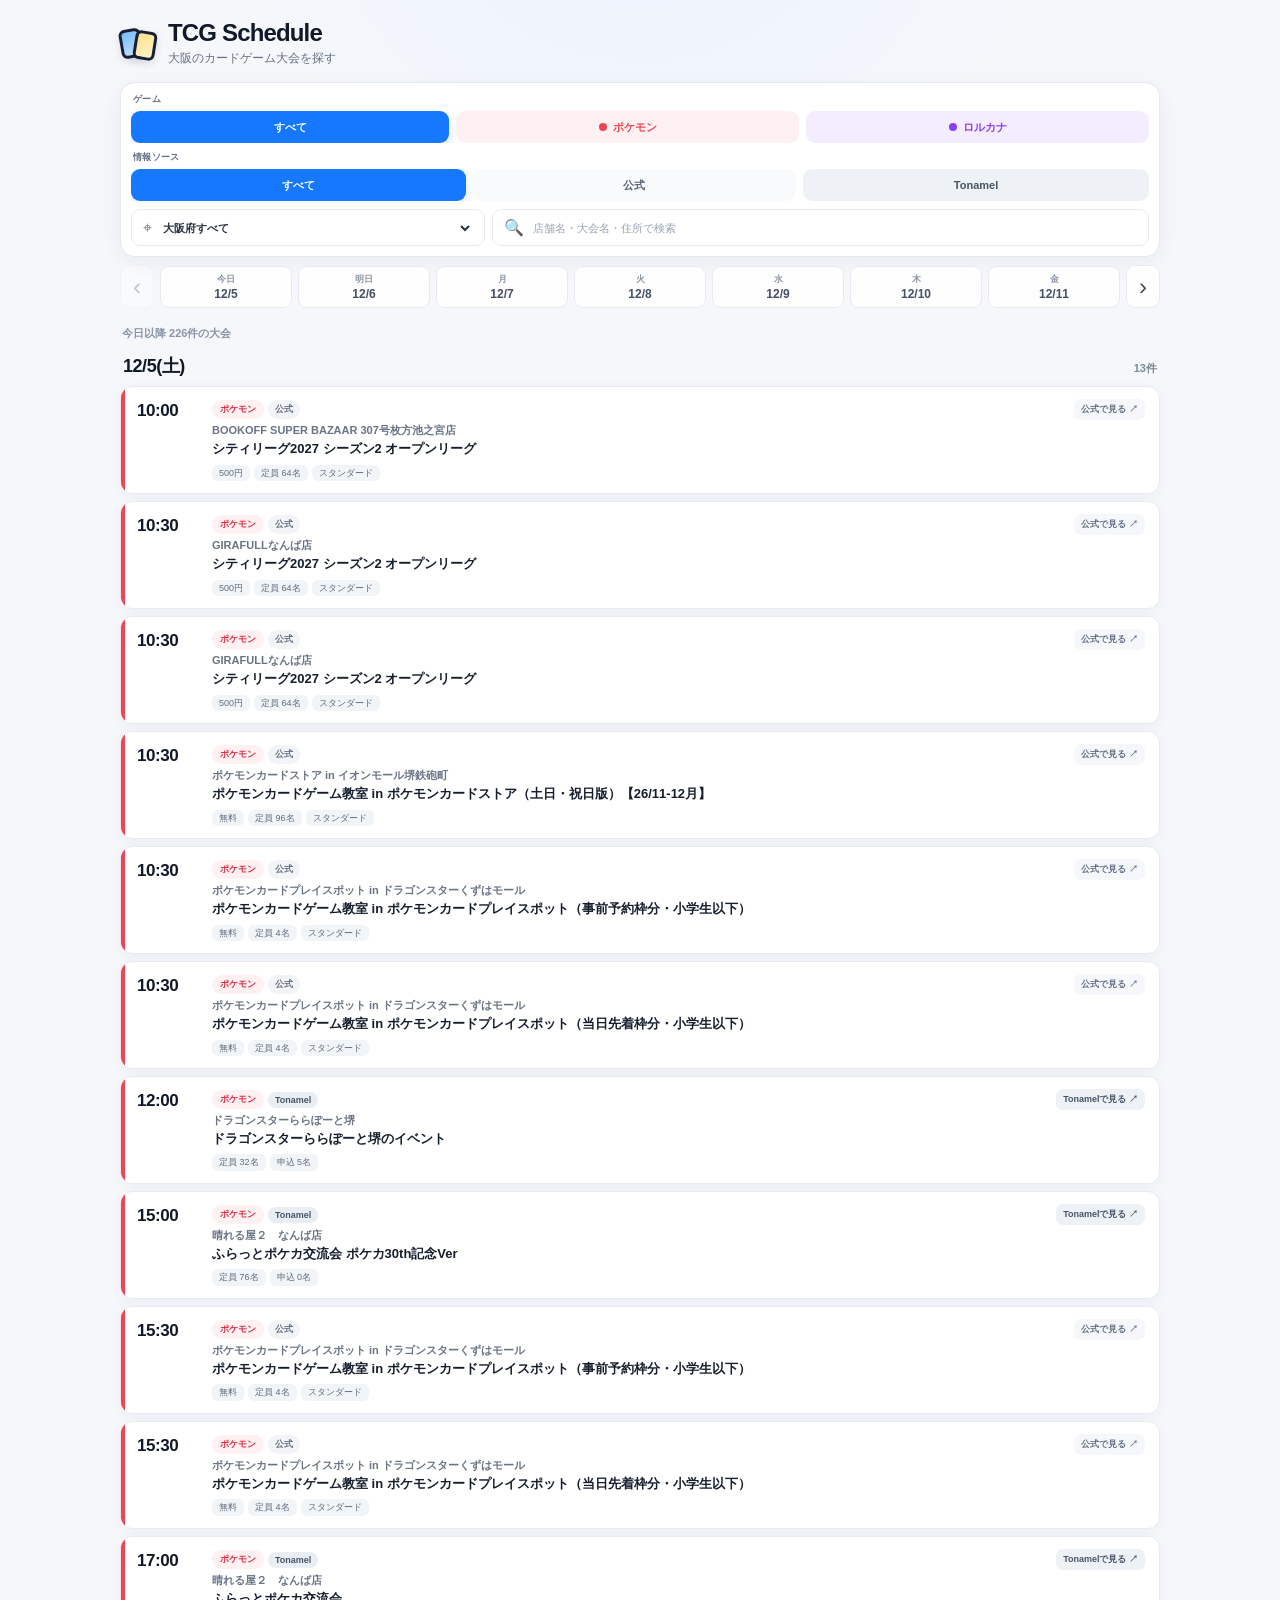
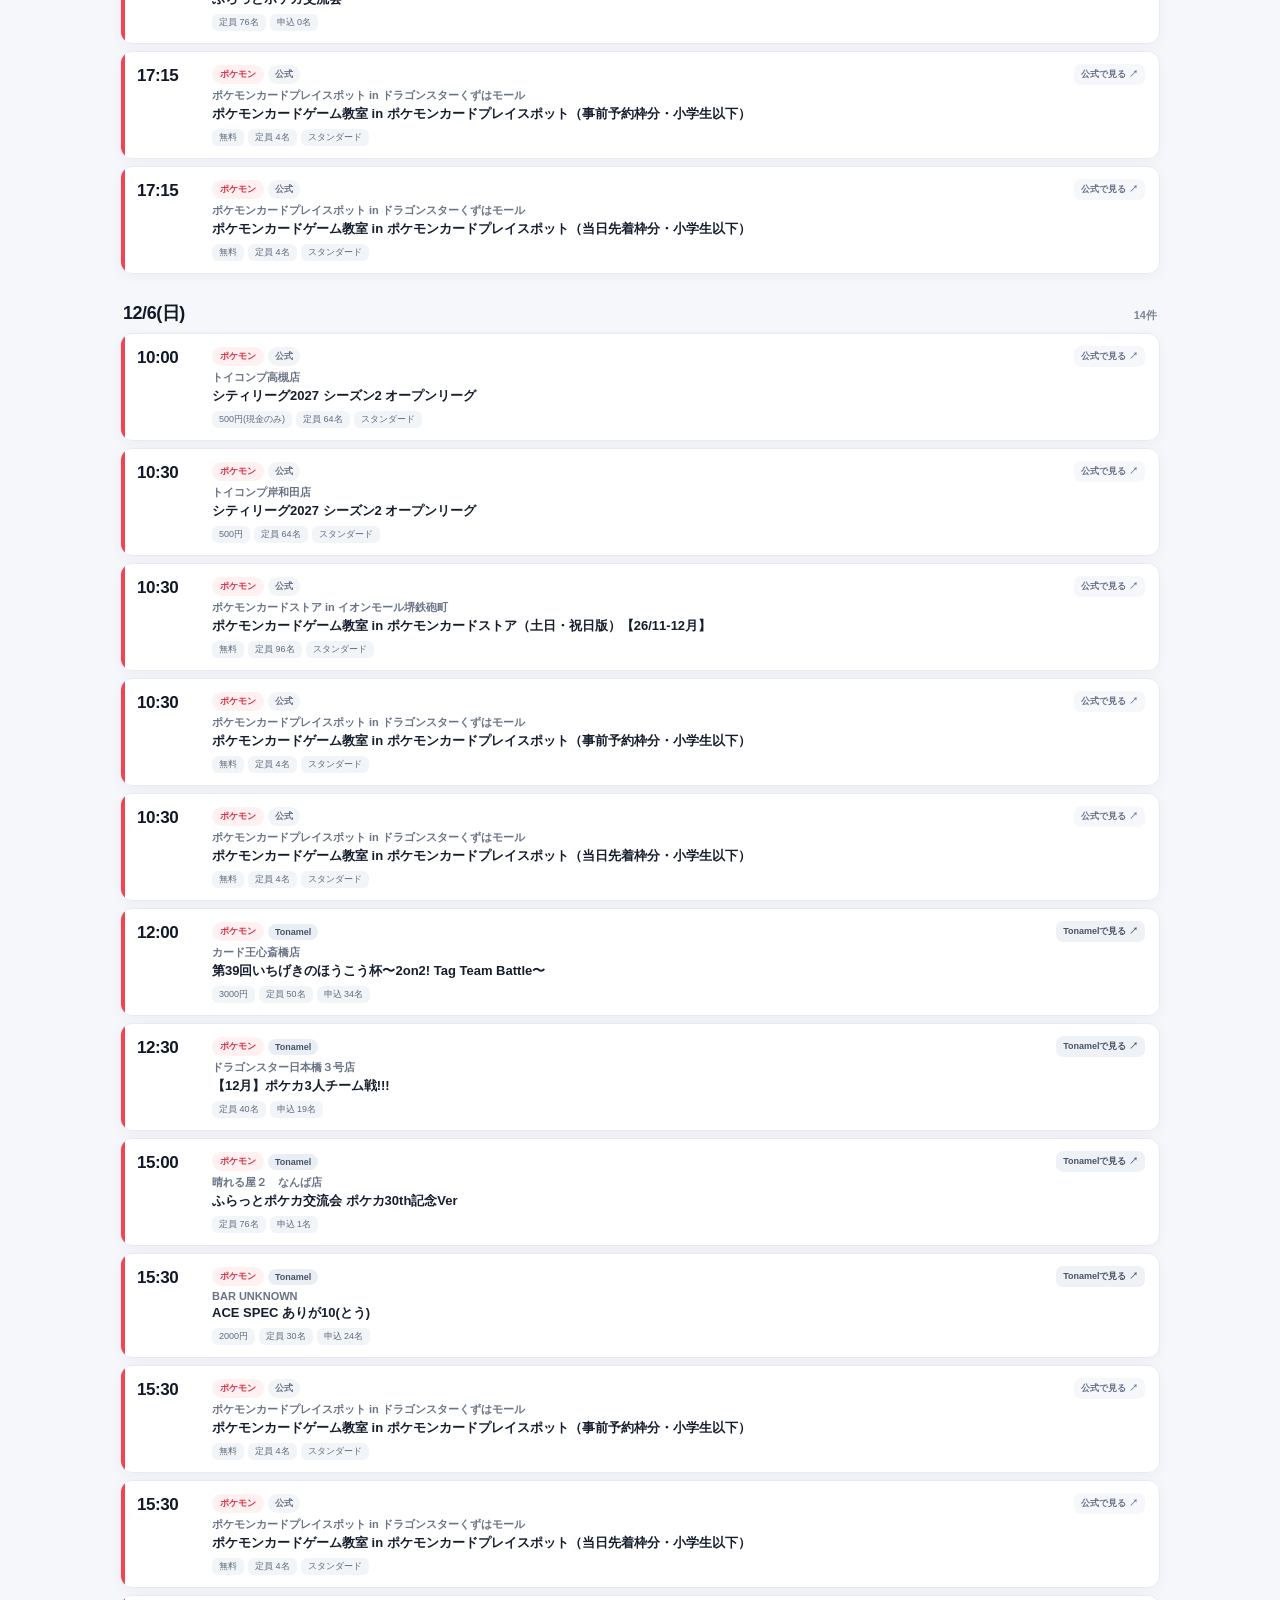
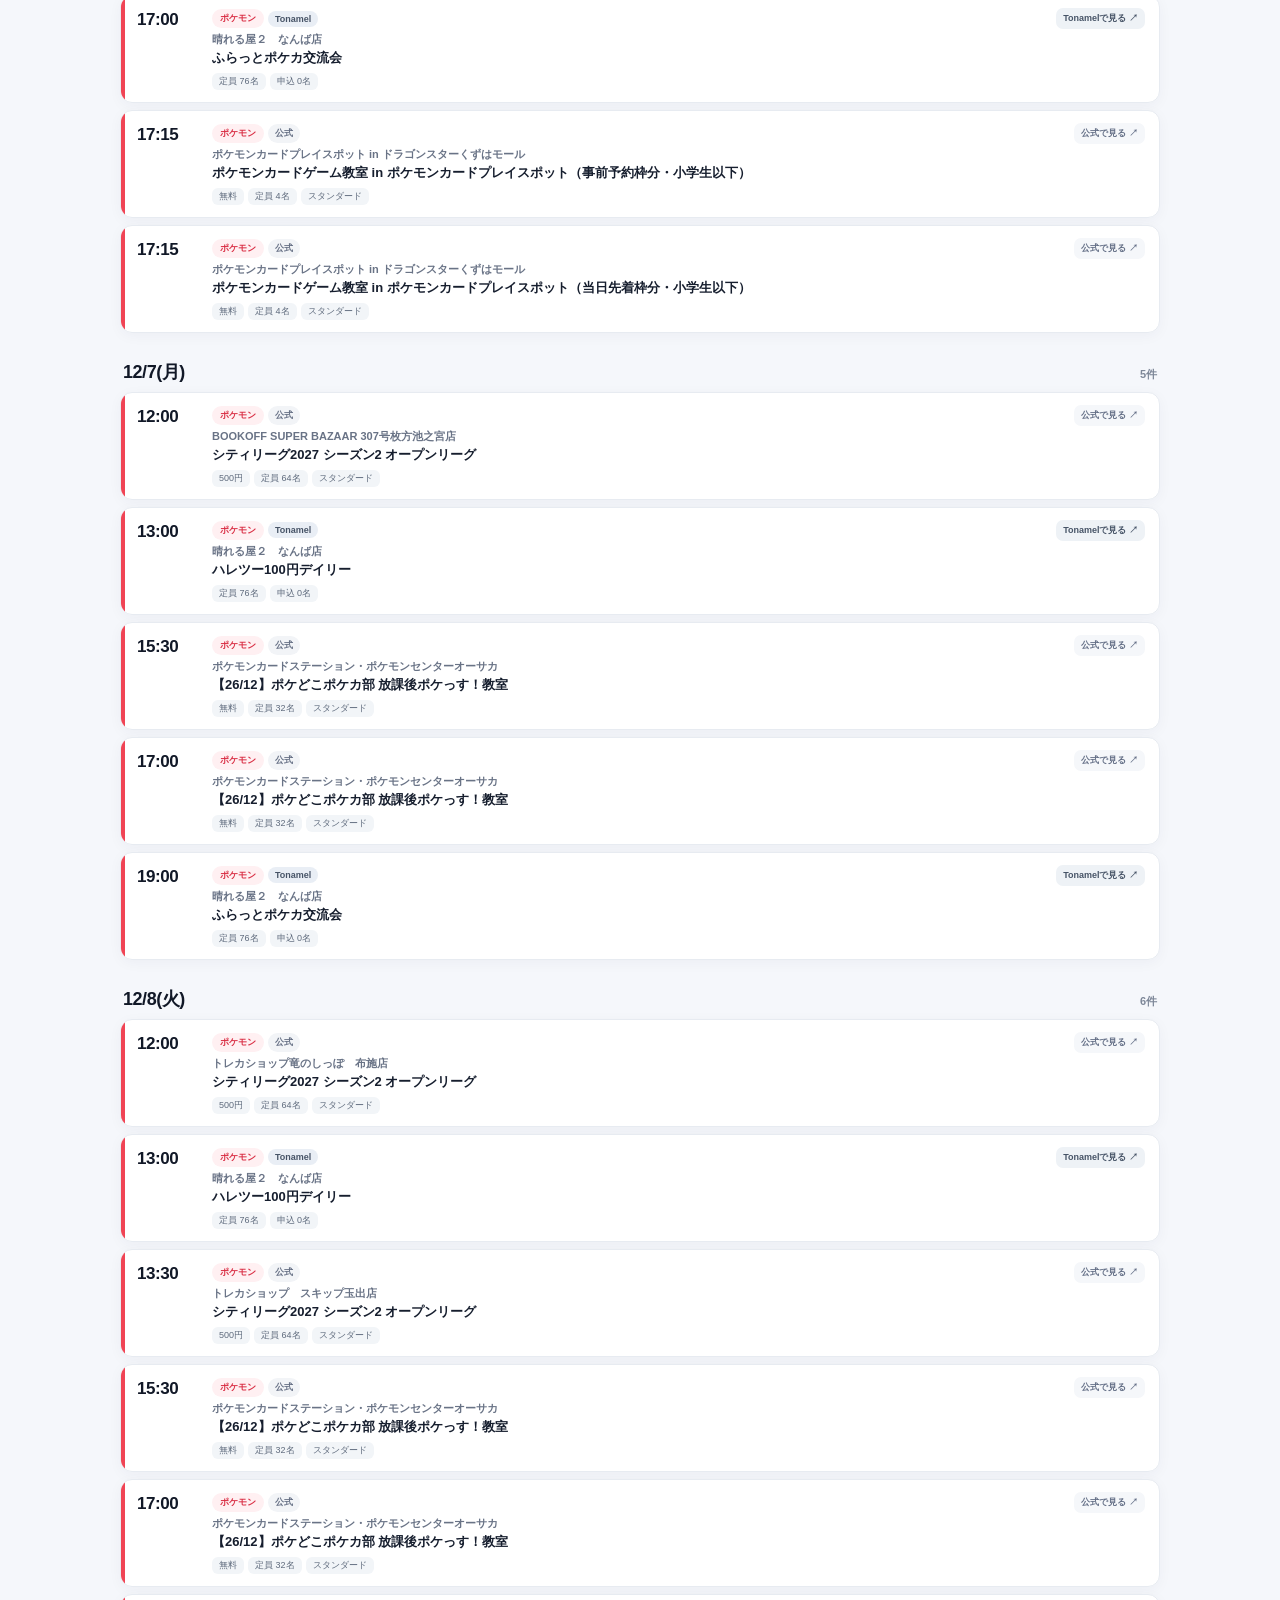
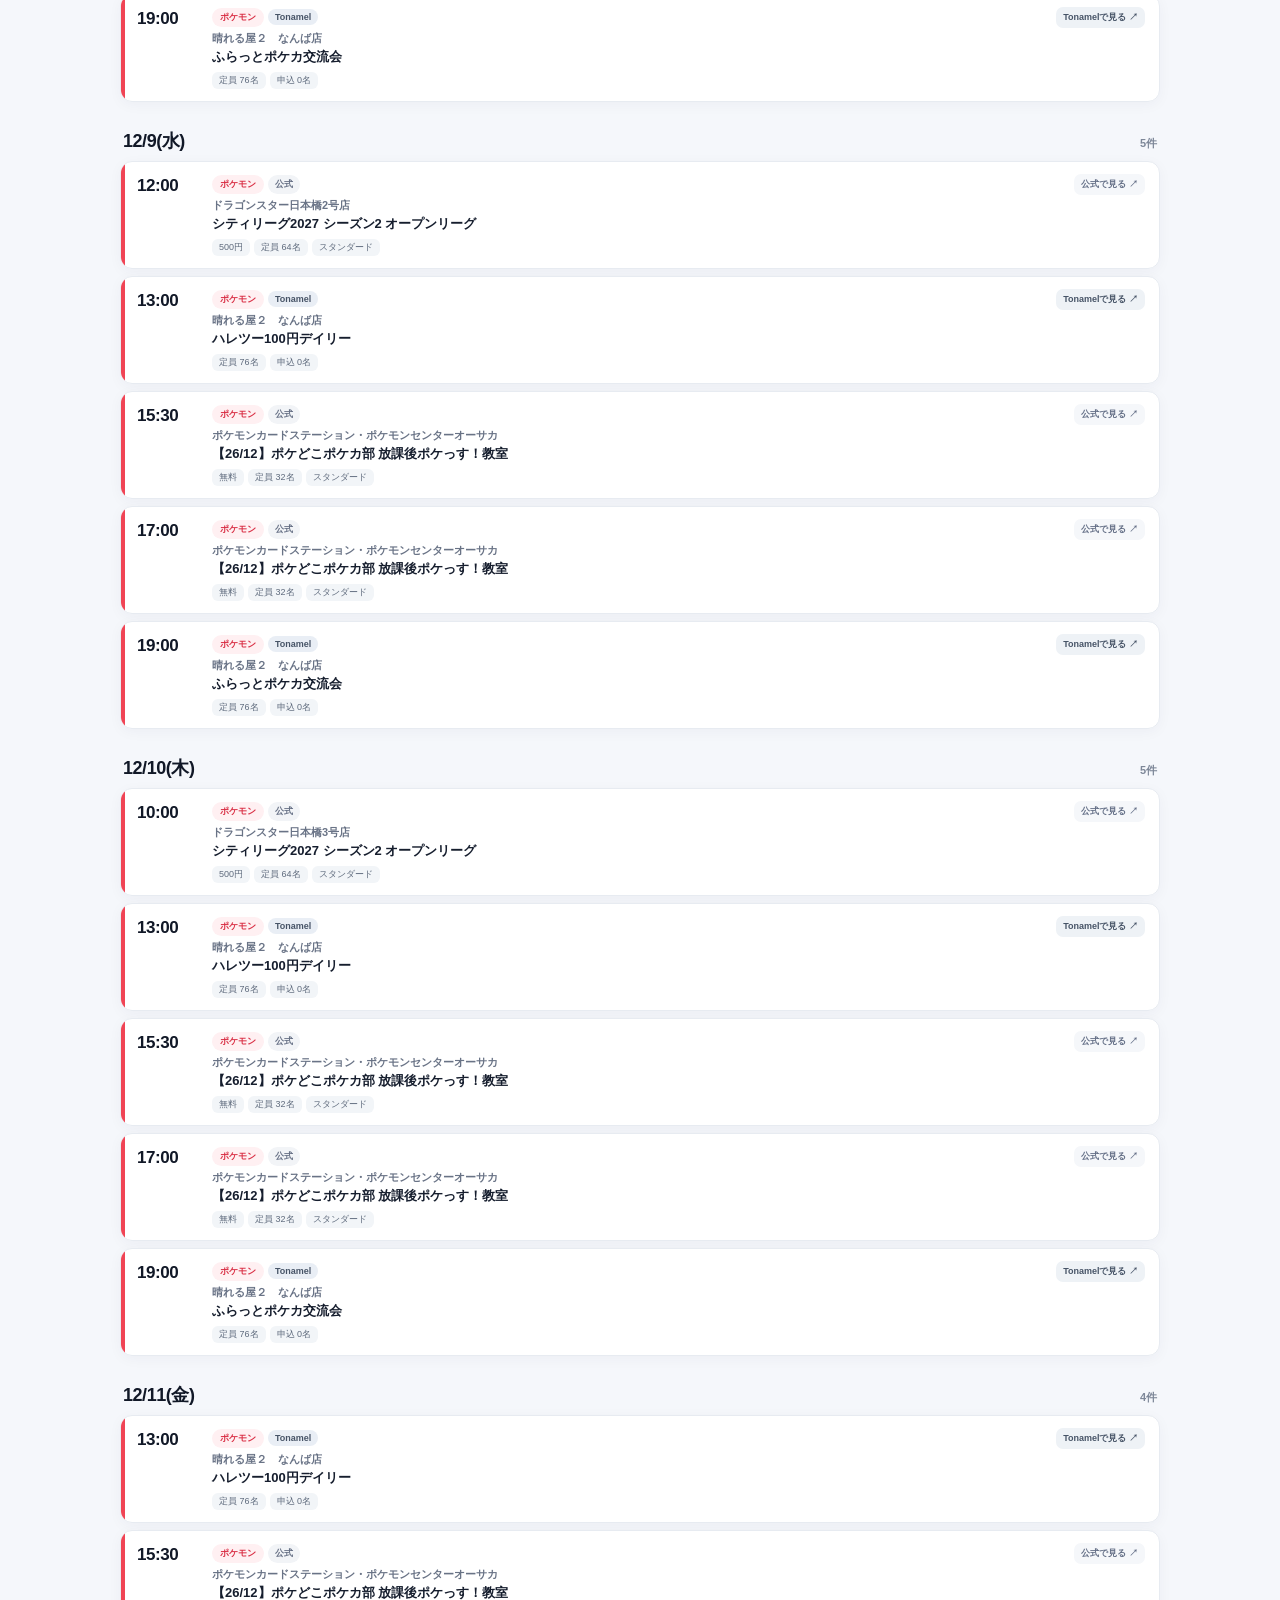
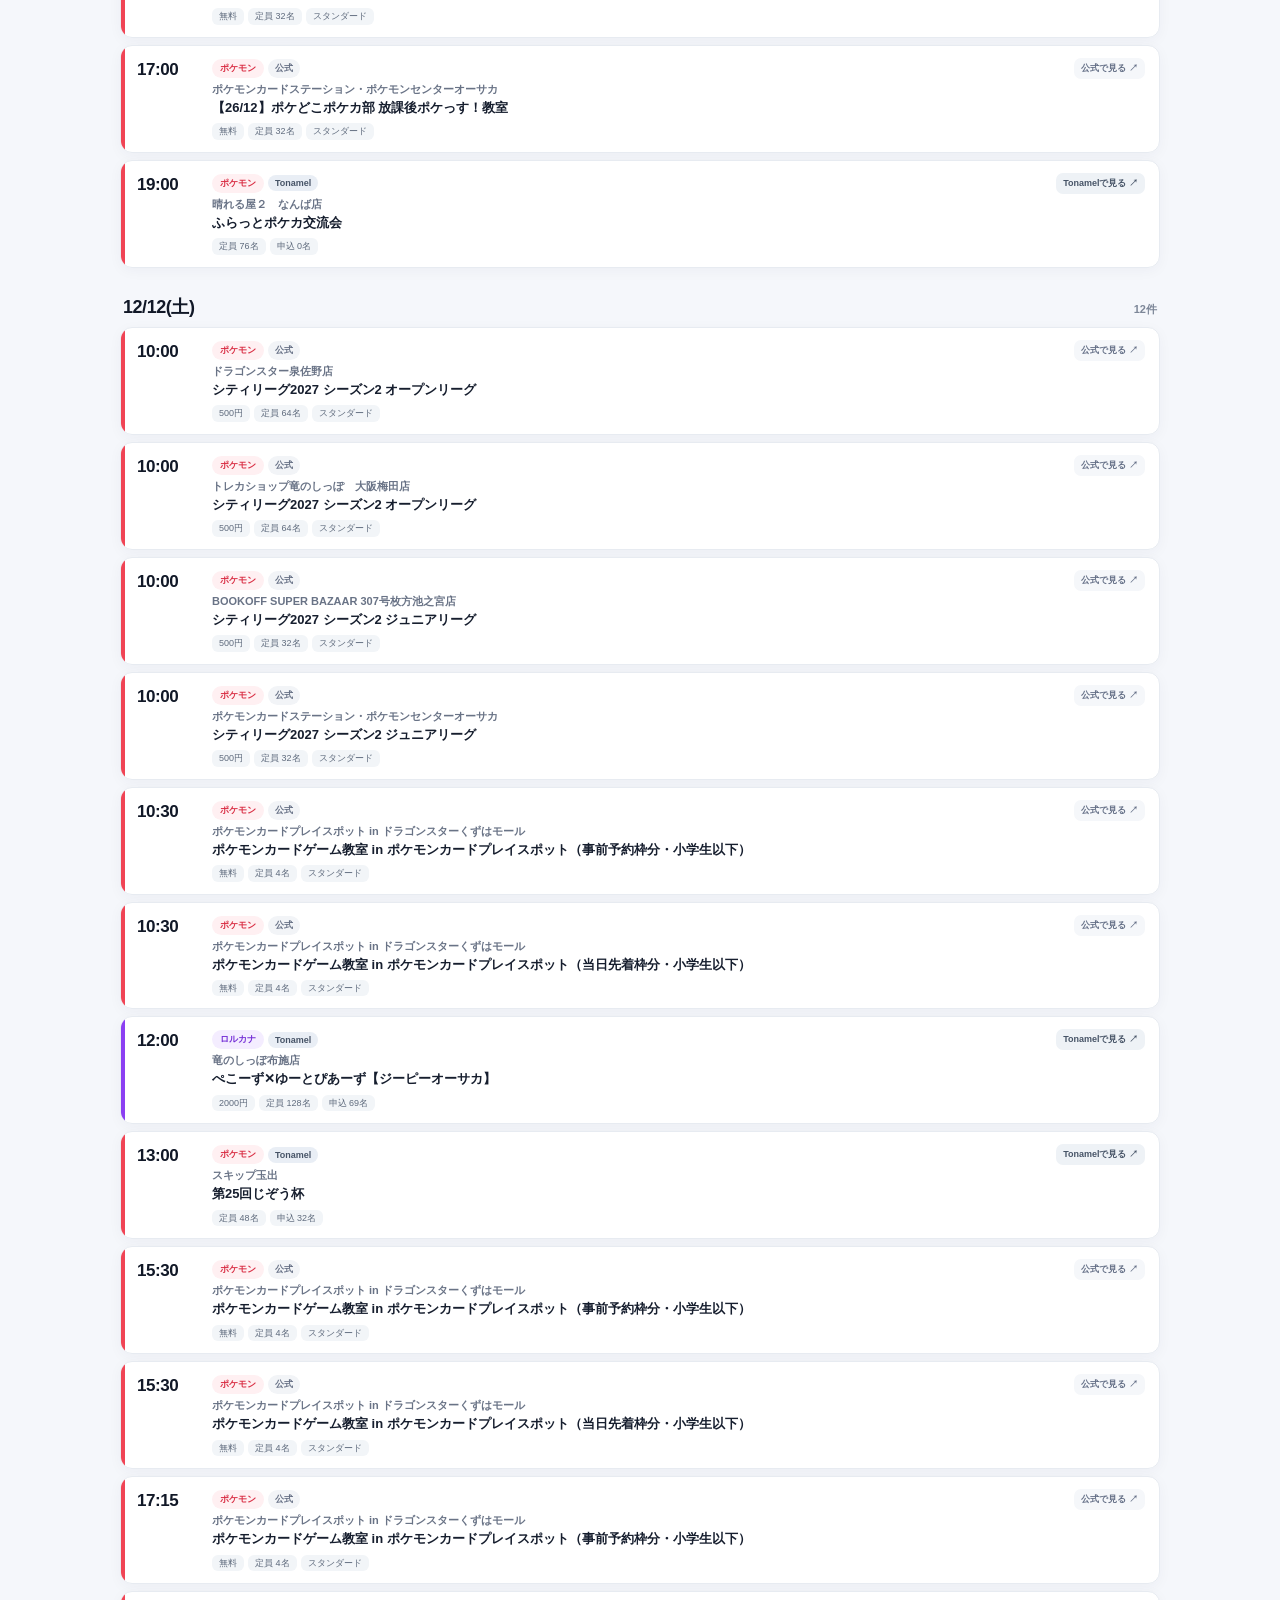
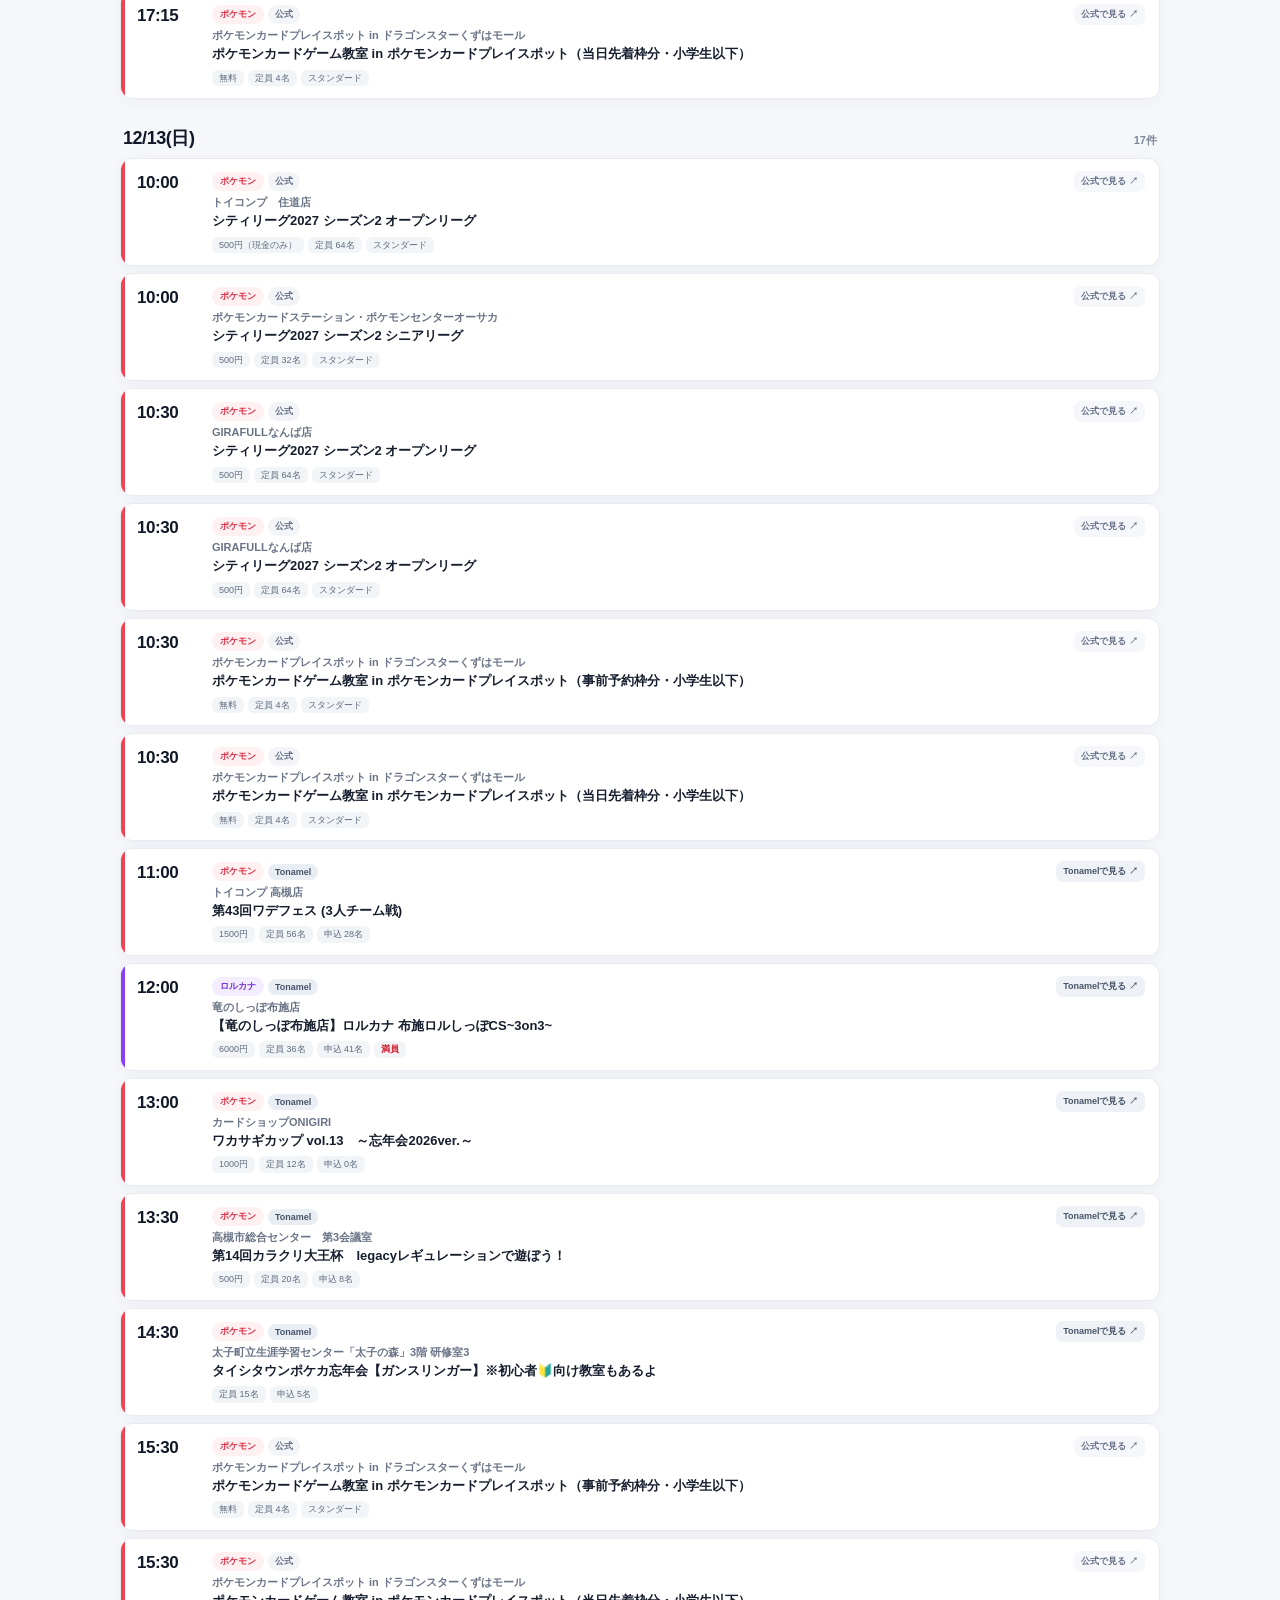
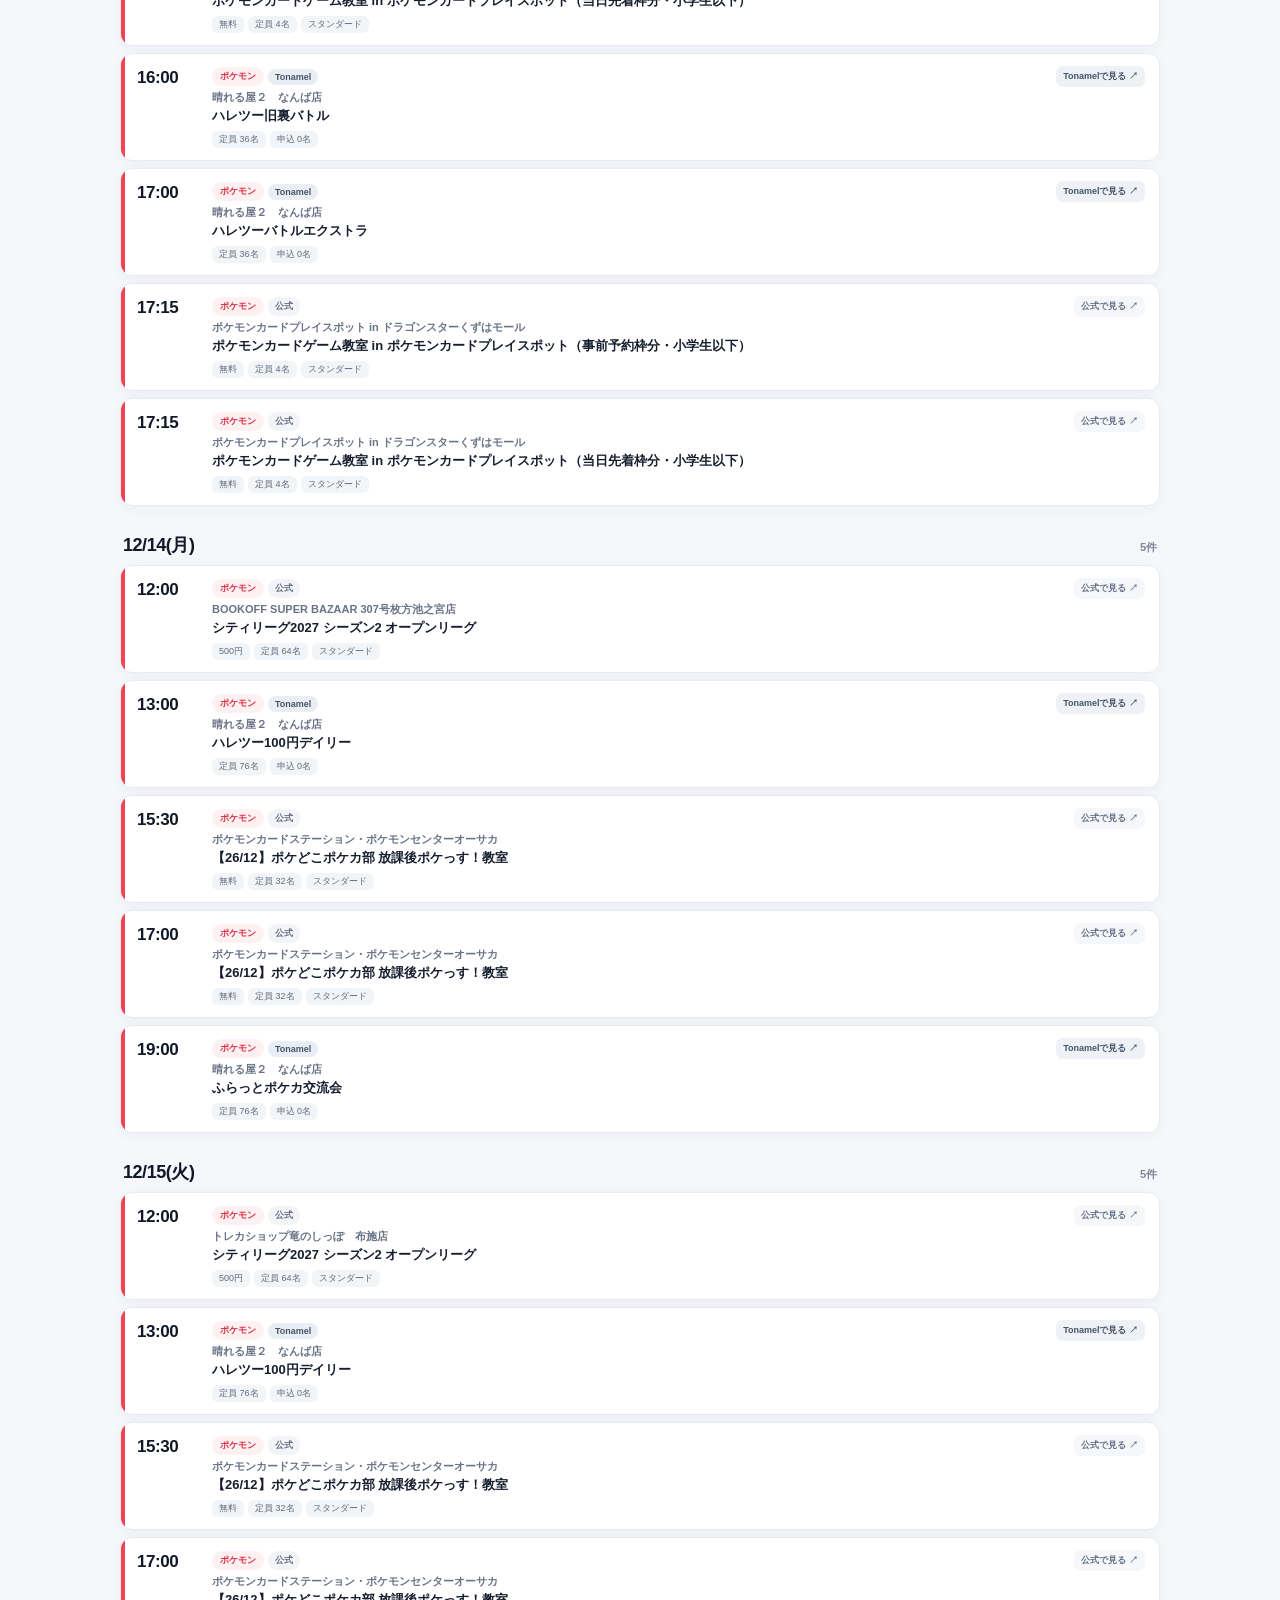
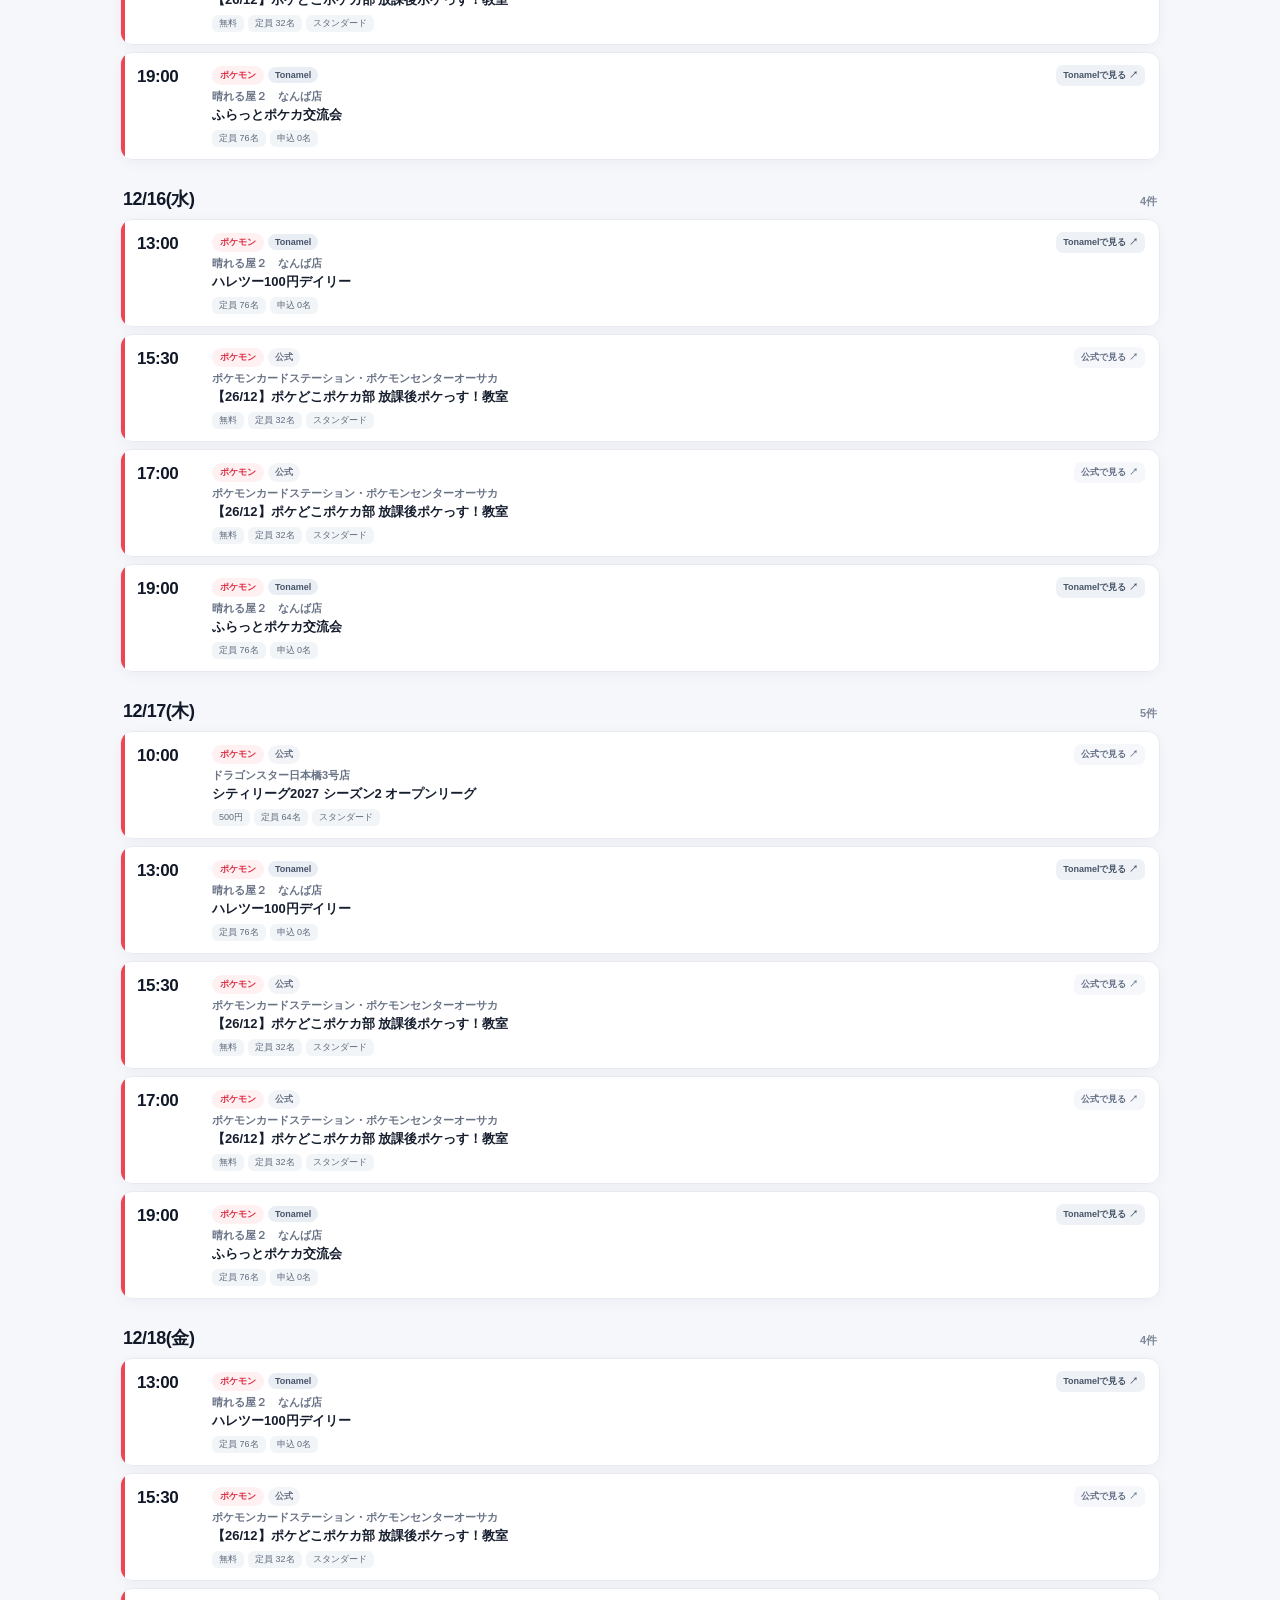
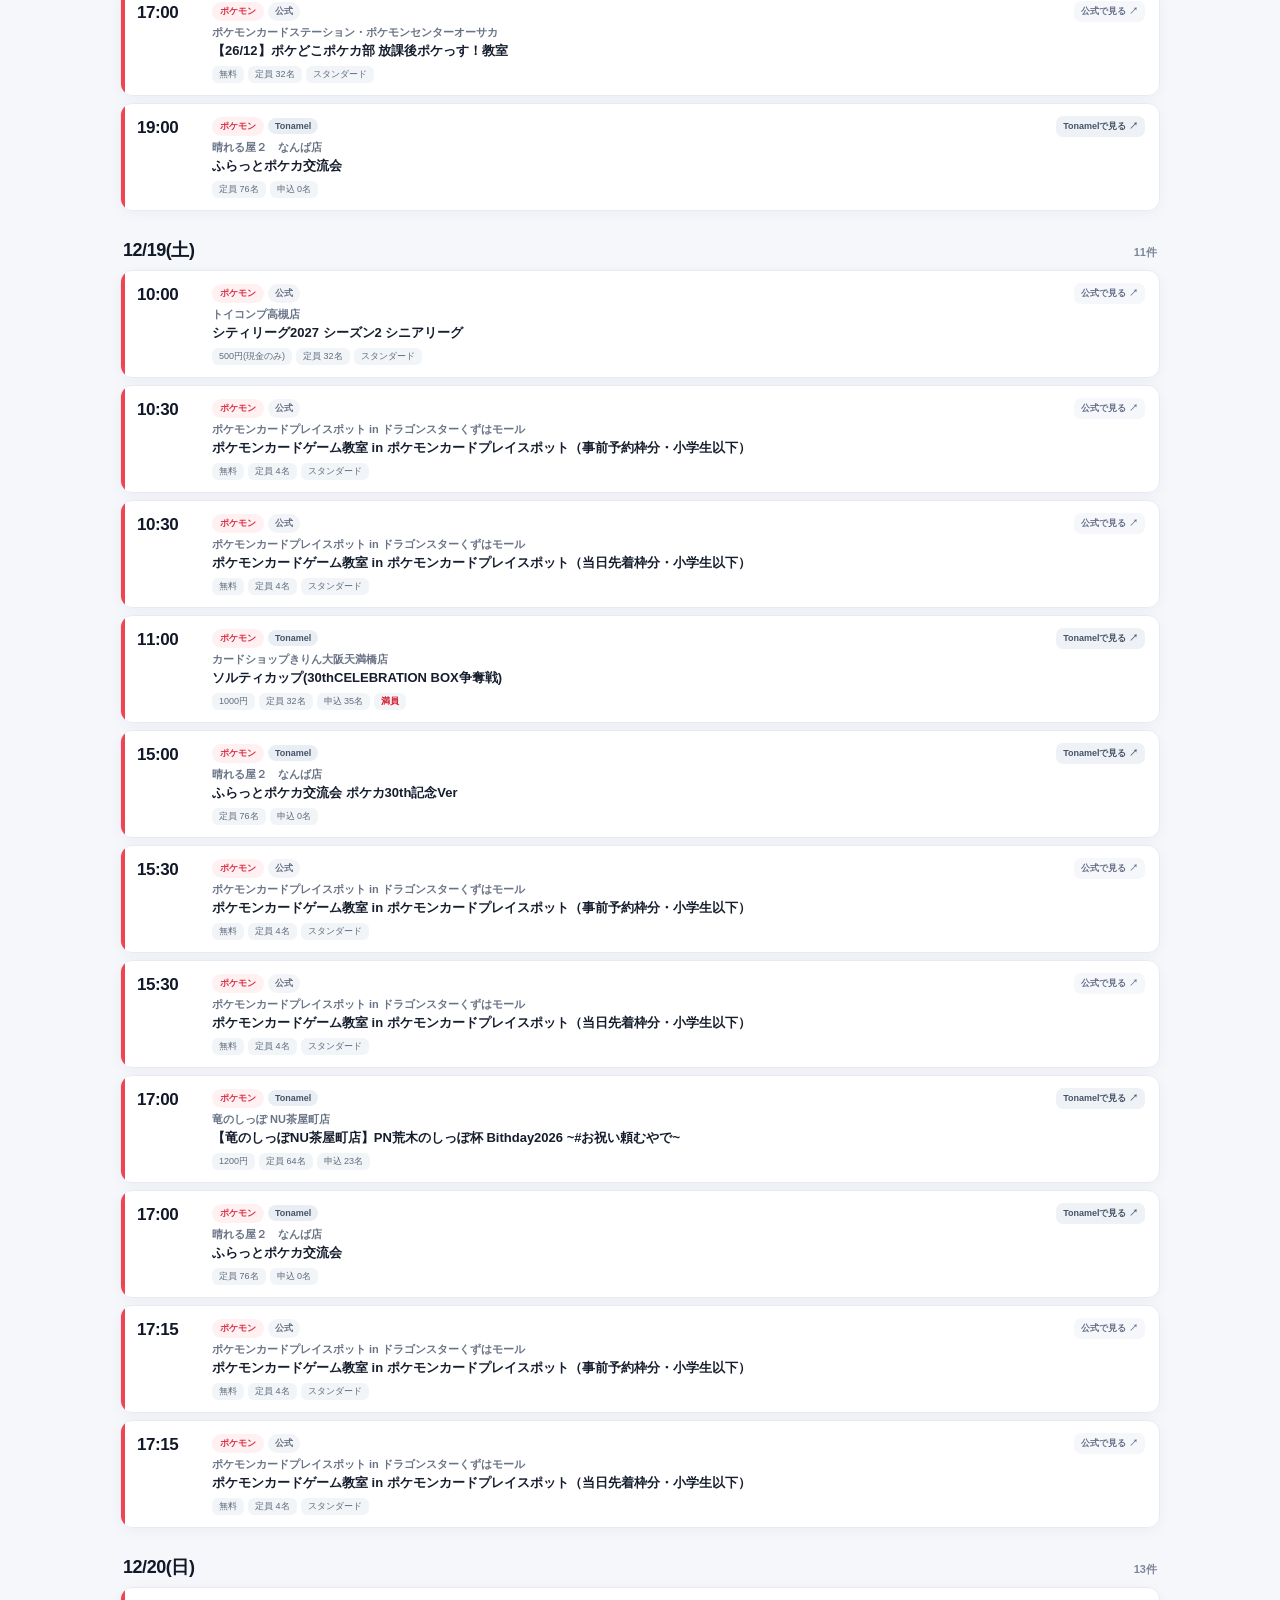
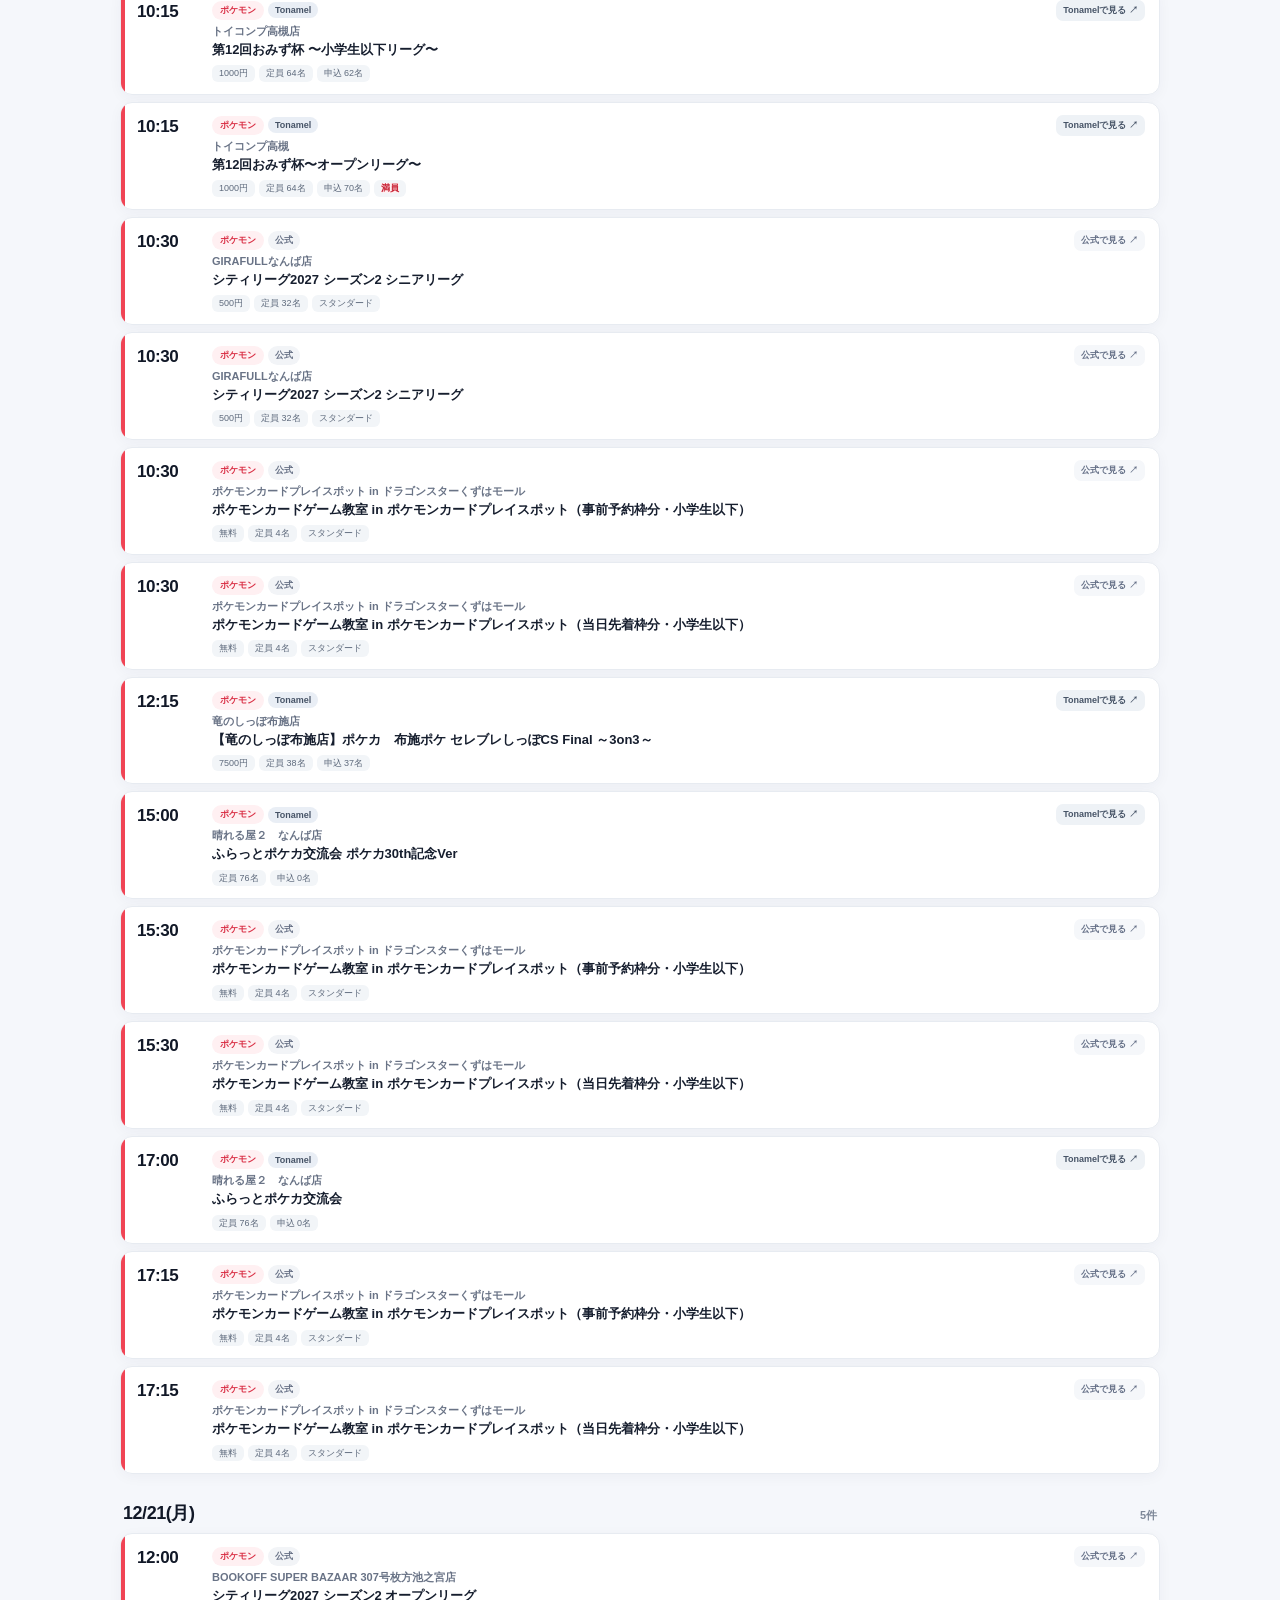
<file: docs/index.html>
<!DOCTYPE html>
<html lang="ja">
<head>
  <meta charset="UTF-8">
  <meta name="viewport" content="width=device-width, initial-scale=1.0">
  <meta name="theme-color" content="#f5f7fb">

  <title>TCG Schedule</title>

  <link
    rel="stylesheet"
    href="style.css"
  >
</head>

<body>

  <header class="header">
    <div class="container header-inner">

      <div
        class="brand-mark"
        aria-hidden="true"
      >
        <span></span>
        <span></span>
      </div>

      <div>
        <h1>TCG Schedule</h1>
        <p>
          大阪のカードゲーム大会を探す
        </p>
      </div>

    </div>
  </header>


  <div class="controls">

    <div class="container">

      <div class="filter-panel">

        <div class="filter-section">

          <div class="filter-label">
            ゲーム
          </div>

          <div
            class="filters"
            id="game-filters"
          >

            <button
              class="filter active"
              data-game="all"
              type="button"
            >
              すべて
            </button>

            <button
              class="filter pokemon-filter"
              data-game="pokemon"
              type="button"
            >
              <span class="filter-dot"></span>
              ポケモン
            </button>

            <button
              class="filter lorcana-filter"
              data-game="lorcana"
              type="button"
            >
              <span class="filter-dot"></span>
              ロルカナ
            </button>

          </div>

        </div>


        <div class="filter-section">

          <div class="filter-label">
            情報ソース
          </div>

          <div
            class="filters source-filters"
            id="source-filters"
          >

            <button
              class="filter active"
              data-source="all"
              type="button"
            >
              すべて
            </button>

            <button
              class="filter"
              data-source="official"
              type="button"
            >
              公式
            </button>

            <button
              class="filter tonamel-filter"
              data-source="tonamel"
              type="button"
            >
              Tonamel
            </button>

          </div>

        </div>


        <div class="search-grid">

          <label class="input-shell">

            <span
              class="input-icon"
              aria-hidden="true"
            >
              ⌖
            </span>

            <select
              id="area-filter"
              class="area-select"
              aria-label="エリア"
            >

              <option value="all">
                大阪府すべて
              </option>

              <optgroup label="主要エリア">

                <option value="namba">
                  なんば・日本橋
                </option>

                <option value="shinsaibashi">
                  心斎橋
                </option>

                <option value="umeda">
                  梅田
                </option>

                <option value="tennoji">
                  天王寺・阿倍野
                </option>

              </optgroup>


              <optgroup label="その他">

                <option value="osaka-city-other">
                  大阪市その他
                </option>

                <option value="sakai">
                  堺
                </option>

                <option value="higashiosaka-yao">
                  東大阪・八尾
                </option>

                <option value="hokusetsu">
                  北摂
                </option>

                <option value="osaka-other">
                  その他大阪府
                </option>

              </optgroup>

            </select>

          </label>


          <label
            class="input-shell search-shell"
          >

            <span
              class="input-icon"
              aria-hidden="true"
            >
              🔍
            </span>

            <input
              id="keyword-filter"
              class="keyword-input"
              type="search"
              placeholder="店舗名・大会名・住所で検索"
              autocomplete="off"
            >

          </label>

        </div>

      </div>


      <div class="date-navigation">

        <button
          id="date-prev"
          class="date-arrow"
          type="button"
          aria-label="前の7日間"
        >
          ‹
        </button>

        <div
          id="date-nav"
          class="date-nav"
        ></div>

        <button
          id="date-next"
          class="date-arrow"
          type="button"
          aria-label="次の7日間"
        >
          ›
        </button>

      </div>

    </div>

  </div>


  <main class="container main-content">

    <div id="summary"></div>

    <div id="events">
      読み込み中...
    </div>

  </main>


  <script src="app.js"></script>

</body>
</html>
</file>
<file: docs/style.css>
* {
  box-sizing: border-box;
}

:root {
  --bg: #f5f7fb;
  --surface: #ffffff;
  --surface-soft: #f8fafc;

  --text: #111827;
  --muted: #667085;

  --line: #e7ebf1;

  --blue: #1677ff;
  --blue-soft: #eaf3ff;

  --pokemon: #f04455;
  --pokemon-soft: #fff0f2;

  --lorcana: #8b3ff2;
  --lorcana-soft: #f4edff;
}

html {
  scroll-behavior: smooth;
}

body {
  margin: 0;

  font-family:
    Inter,
    -apple-system,
    BlinkMacSystemFont,
    "Segoe UI",
    "Noto Sans JP",
    sans-serif;

  background:
    radial-gradient(
      circle at 50% -180px,
      #eaf2ff 0,
      transparent 420px
    ),
    var(--bg);

  color: var(--text);

  -webkit-font-smoothing: antialiased;
}

button,
input,
select {
  font: inherit;
}

.container {
  width: min(
    100% - 36px,
    1040px
  );

  margin: 0 auto;
}


/* --------------------
   Header
-------------------- */

.header {
  padding:
    20px
    0
    15px;
}

.header-inner {
  display: flex;

  align-items: center;

  gap: 10px;
}

.brand-mark {
  position: relative;

  width: 38px;
  height: 34px;

  flex: 0 0 38px;
}

.brand-mark span {
  position: absolute;

  width: 22px;
  height: 29px;

  top: 2px;

  border:
    3px solid
    #172033;

  border-radius: 6px;

  background:
    linear-gradient(
      145deg,
      #6bb8ff,
      #d9edff
    );

  transform:
    rotate(-10deg);

  box-shadow:
    0 3px 8px
    rgba(
      23,
      32,
      51,
      0.12
    );
}

.brand-mark span:last-child {
  left: 14px;
  top: 4px;

  background:
    linear-gradient(
      145deg,
      #ffe08a,
      #fff3c7
    );

  transform:
    rotate(9deg);
}

.header h1 {
  margin: 0;

  font-size: 24px;

  line-height: 1.1;

  letter-spacing: -0.035em;
}

.header p {
  margin:
    4px 0 0;

  color: var(--muted);

  font-size: 12px;
}


/* --------------------
   Controls
-------------------- */

.controls {
  position: sticky;

  top: 0;

  z-index: 100;

  padding-bottom: 8px;

  background:
    rgba(
      245,
      247,
      251,
      0.9
    );

  backdrop-filter: blur(16px);

  -webkit-backdrop-filter: blur(16px);
}

.filter-panel {
  padding: 10px;

  border:
    1px solid
    rgba(
      224,
      229,
      237,
      0.9
    );

  border-radius: 15px;

  background:
    rgba(
      255,
      255,
      255,
      0.95
    );

  box-shadow:
    0 6px 22px
    rgba(
      25,
      38,
      66,
      0.05
    );
}


/* --------------------
   Filters
-------------------- */

.filter-section {
  margin-bottom: 8px;
}

.filter-label {
  margin:
    0
    2px
    5px;

  color: var(--muted);

  font-size: 9px;
  font-weight: 700;

  letter-spacing: 0.04em;
}

.filters {
  display: flex;

  gap: 7px;

  overflow-x: auto;

  scrollbar-width: none;
}

.filters::-webkit-scrollbar {
  display: none;
}

.filter {
  display: inline-flex;

  align-items: center;
  justify-content: center;

  gap: 6px;

  flex: 1 0 auto;

  min-height: 32px;

  padding:
    5px
    16px;

  border: 0;

  border-radius: 9px;

  background: var(--surface-soft);

  color: #596273;

  cursor: pointer;

  font-size: 11px;
  font-weight: 700;

  transition:
    transform 0.15s ease,
    background 0.15s ease,
    color 0.15s ease;
}

.filter:hover {
  transform: translateY(-1px);
}

.filter.active {
  background: var(--blue);

  color: #ffffff;

  box-shadow:
    0 4px 12px
    rgba(
      22,
      119,
      255,
      0.2
    );
}

.filter-dot {
  width: 8px;
  height: 8px;

  border-radius: 50%;

  background: currentColor;
}

.pokemon-filter:not(.active) {
  color: var(--pokemon);

  background: var(--pokemon-soft);
}

.lorcana-filter:not(.active) {
  color: var(--lorcana);

  background: var(--lorcana-soft);
}

.tonamel-filter:not(.active) {
  color: #475467;

  background: #eef2f6;
}


/* --------------------
   Search
-------------------- */

.search-grid {
  display: grid;

  grid-template-columns:
    minmax(180px, 0.7fr)
    minmax(300px, 1.3fr);

  gap: 7px;
}

.input-shell {
  display: flex;

  align-items: center;

  min-width: 0;

  height: 37px;

  padding:
    0 11px;

  border:
    1px solid
    var(--line);

  border-radius: 9px;

  background: #ffffff;

  transition:
    border-color 0.15s ease,
    box-shadow 0.15s ease;
}

.input-shell:focus-within {
  border-color: #a9cfff;

  box-shadow:
    0 0 0 3px
    rgba(
      22,
      119,
      255,
      0.08
    );
}

.input-icon {
  margin-right: 7px;

  color: #778195;

  font-size: 16px;

  line-height: 1;
}

.area-select,
.keyword-input {
  width: 100%;

  min-width: 0;

  border: 0;
  outline: 0;

  background: transparent;

  color: #283244;

  font-size: 11px;
  font-weight: 600;
}

.keyword-input::placeholder {
  color: #98a2b3;

  font-weight: 500;
}


/* --------------------
   Date navigation
-------------------- */

.date-navigation {
  display: grid;

  grid-template-columns:
    34px
    minmax(0, 1fr)
    34px;

  align-items: center;

  gap: 6px;

  padding-top: 8px;
}

.date-nav {
  display: grid;

  grid-template-columns:
    repeat(
      7,
      minmax(0, 1fr)
    );

  gap: 6px;

  min-width: 0;
}

.date-arrow {
  width: 34px;
  height: 43px;

  padding: 0;

  border:
    1px solid
    var(--line);

  border-radius: 9px;

  background:
    rgba(
      255,
      255,
      255,
      0.92
    );

  color: #455065;

  cursor: pointer;

  font-size: 24px;

  line-height: 1;

  transition:
    background 0.15s ease,
    border-color 0.15s ease,
    color 0.15s ease,
    transform 0.15s ease;
}

.date-arrow:hover:not(:disabled) {
  border-color: #b8d5ff;

  background: var(--blue-soft);

  color: var(--blue);

  transform: translateY(-1px);
}

.date-arrow:disabled {
  opacity: 0.3;

  cursor: default;
}

.date-button {
  min-width: 0;

  padding:
    6px
    4px;

  border:
    1px solid
    var(--line);

  border-radius: 9px;

  background:
    rgba(
      255,
      255,
      255,
      0.92
    );

  color: #455065;

  cursor: pointer;

  text-align: center;

  transition:
    background 0.15s ease,
    border-color 0.15s ease,
    color 0.15s ease,
    transform 0.15s ease;
}

.date-button:hover {
  border-color: #b8d5ff;

  background: var(--blue-soft);

  color: #075fda;

  transform: translateY(-1px);
}

.date-button.no-events {
  opacity: 0.45;

  cursor: default;
}

.date-button.no-events:hover {
  border-color: var(--line);

  background:
    rgba(
      255,
      255,
      255,
      0.92
    );

  color: #455065;

  transform: none;
}

.date-button-label {
  display: block;

  margin-bottom: 1px;

  color: #8b95a7;

  font-size: 9px;
  font-weight: 600;
}

.date-button-date {
  display: block;

  font-size: 12px;
  font-weight: 800;

  font-variant-numeric: tabular-nums;
}


/* --------------------
   Main
-------------------- */

.main-content {
  padding-bottom: 60px;
}

#summary {
  margin:
    10px
    2px
    13px;

  color: #8a94a6;

  font-size: 11px;
  font-weight: 600;
}


/* --------------------
   Date groups
-------------------- */

.date-group {
  scroll-margin-top: 230px;

  margin-bottom: 27px;
}

.date-title {
  display: flex;

  align-items: baseline;
  justify-content: space-between;

  margin:
    0
    0
    8px;

  padding:
    0 3px;

  border: 0;
}

.date-title-main {
  font-size: 18px;
  font-weight: 800;

  letter-spacing: -0.025em;
}

.date-title-count {
  color: #7d8798;

  font-size: 11px;
  font-weight: 600;
}


/* --------------------
   Event card
-------------------- */

.event-card {
  position: relative;

  display: grid;

  grid-template-columns:
    64px
    minmax(0, 1fr);

  gap: 11px;

  overflow: hidden;

  margin-bottom: 7px;

  padding:
    12px
    14px
    12px
    16px;

  border:
    1px solid
    var(--line);

  border-radius: 12px;

  background:
    rgba(
      255,
      255,
      255,
      0.97
    );

  box-shadow:
    0 3px 14px
    rgba(
      25,
      38,
      66,
      0.04
    );

  transition:
    transform 0.15s ease,
    box-shadow 0.15s ease;
}

.event-card::before {
  content: "";

  position: absolute;

  inset:
    0
    auto
    0
    0;

  width: 4px;

  border-radius:
    12px
    0
    0
    12px;

  background: #c9d0da;
}

.event-card:has(
  .game-pokemon
)::before {
  background: var(--pokemon);
}

.event-card:has(
  .game-lorcana
)::before {
  background: var(--lorcana);
}

.event-card:hover {
  transform: translateY(-1px);

  box-shadow:
    0 7px 20px
    rgba(
      25,
      38,
      66,
      0.07
    );
}


/* --------------------
   Time
-------------------- */

.event-time {
  padding-top: 2px;

  font-size: 17px;
  font-weight: 850;

  letter-spacing: -0.025em;

  font-variant-numeric: tabular-nums;
}


/* --------------------
   Event
-------------------- */

.event-content {
  min-width: 0;
}

.event-top {
  display: flex;

  align-items: center;
  justify-content: space-between;

  gap: 8px;

  margin-bottom: 3px;
}

.badge-row {
  display: flex;

  align-items: center;

  flex-wrap: wrap;

  gap: 4px;

  min-width: 0;
}

.game-badge {
  display: inline-flex;

  align-items: center;

  margin: 0;

  padding:
    3px
    8px;

  border-radius: 999px;

  font-size: 9px;
  font-weight: 800;
}

.game-pokemon {
  color: #d92d43;

  background: var(--pokemon-soft);
}

.game-lorcana {
  color: #7631d7;

  background: var(--lorcana-soft);
}

.source-badge {
  display: inline-flex;

  align-items: center;

  padding:
    3px
    7px;

  border-radius: 999px;

  font-size: 9px;
  font-weight: 700;
}

.source-badge-official {
  color: #667085;

  background: #f2f4f7;
}

.source-badge-tonamel {
  color: #475467;

  background: #e9eef5;
}

.shop-name {
  margin-bottom: 2px;

  overflow: hidden;

  color: #697386;

  font-size: 11px;
  font-weight: 600;

  text-overflow: ellipsis;

  white-space: nowrap;
}

.event-name {
  margin-bottom: 6px;

  color: #161e2e;

  font-size: 13px;
  font-weight: 800;

  line-height: 1.4;
}


/* --------------------
   Meta
-------------------- */

.event-meta {
  display: flex;

  flex-wrap: wrap;

  gap: 4px;

  color: #5f6b7d;

  font-size: 9px;
}

.event-meta > span {
  padding:
    3px
    7px;

  border-radius: 6px;

  background: #f2f5f8;

  line-height: 1.2;
}

.event-meta .full,
.full {
  color: #c92336;

  background: #fff0f2;

  font-weight: 800;
}


/* --------------------
   Source link
-------------------- */

.source-link {
  flex-shrink: 0;

  display: inline-flex;

  align-items: center;
  justify-content: center;

  padding:
    4px
    7px;

  border: 0;

  border-radius: 7px;

  background: #f5f7fa;

  color: #657087;

  font-size: 9px;
  font-weight: 700;

  text-decoration: none;
}

.source-link:hover {
  background: var(--blue-soft);

  color: var(--blue);
}

.source-link.source-tonamel {
  background: #eef2f6;

  color: #475467;
}

.source-link.source-tonamel:hover {
  background: #e3e9f1;

  color: #1d2939;
}


/* --------------------
   Empty
-------------------- */

.empty {
  padding:
    60px
    20px;

  border:
    1px dashed
    #d9dfe8;

  border-radius: 14px;

  background:
    rgba(
      255,
      255,
      255,
      0.55
    );

  text-align: center;

  color: #8a94a6;

  font-size: 12px;
}


/* --------------------
   Mobile
-------------------- */

@media (
  max-width: 600px
) {

  .container {
    width:
      min(
        100% - 22px,
        920px
      );
  }

  .header {
    padding:
      18px
      0
      14px;
  }

  .brand-mark {
    width: 36px;
    height: 34px;

    flex-basis: 36px;
  }

  .brand-mark span {
    width: 21px;
    height: 28px;
  }

  .brand-mark span:last-child {
    left: 14px;
  }

  .header h1 {
    font-size: 22px;
  }

  .header p {
    font-size: 11px;
  }

  .controls {
    padding-bottom: 7px;
  }

  .filter-panel {
    padding: 9px;

    border-radius: 14px;
  }

  .filter-section {
    margin-bottom: 7px;
  }

  .filter-label {
    margin-bottom: 4px;

    font-size: 9px;
  }

  .filter {
    min-height: 33px;

    padding:
      6px
      13px;

    font-size: 11px;
  }

  .search-grid {
    grid-template-columns: 1fr;

    gap: 6px;
  }

  .input-shell {
    height: 38px;
  }

  .area-select,
  .keyword-input {
    font-size: 12px;
  }


  /* Date */

  .date-navigation {
    grid-template-columns:
      30px
      minmax(0, 1fr)
      30px;

    gap: 4px;
  }

  .date-nav {
    gap: 4px;
  }

  .date-arrow {
    width: 30px;
    height: 43px;

    font-size: 21px;
  }

  .date-button {
    padding:
      6px
      1px;
  }

  .date-button-label {
    font-size: 8px;
  }

  .date-button-date {
    font-size: 10px;
  }


  /* Events */

  .date-group {
    scroll-margin-top: 300px;

    margin-bottom: 26px;
  }

  .date-title-main {
    font-size: 18px;
  }

  .event-card {
    grid-template-columns:
      55px
      minmax(0, 1fr);

    gap: 8px;

    padding:
      12px
      11px
      12px
      14px;

    border-radius: 12px;
  }

  .event-time {
    font-size: 15px;
  }

  .event-name {
    font-size: 13px;
  }

  .shop-name {
    font-size: 10px;
  }

  .source-link {
    max-width: 92px;

    padding:
      4px
      6px;

    font-size: 9px;
  }

  .source-badge {
    font-size: 8px;
  }
}


/* --------------------
   Small mobile
-------------------- */

@media (
  max-width: 380px
) {

  .event-card {
    grid-template-columns:
      50px
      minmax(0, 1fr);
  }

  .event-time {
    font-size: 14px;
  }

  .filter {
    padding-inline: 11px;
  }
}
</file>
